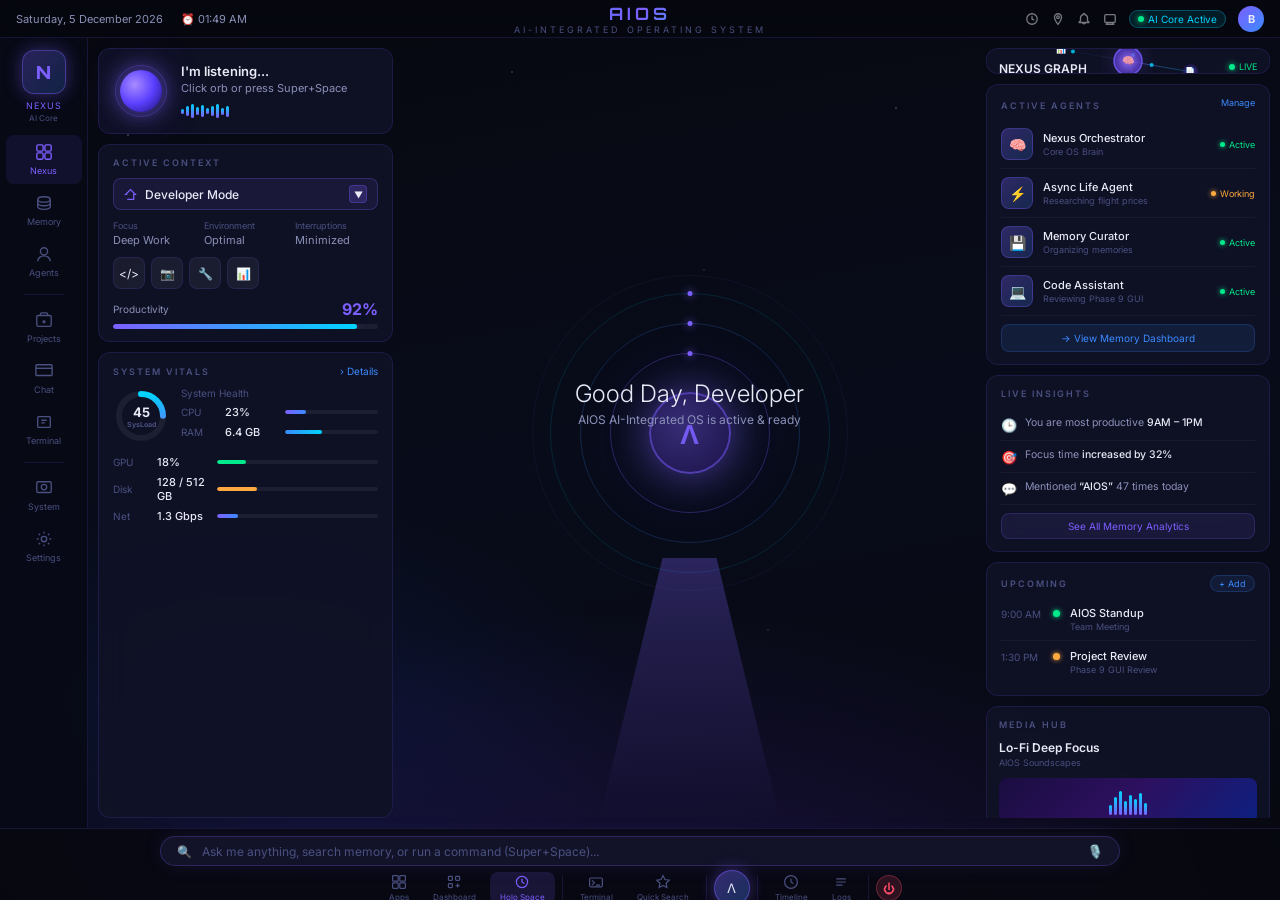
<file: gui/index.html>
<!DOCTYPE html>
<html lang="en">
<head>
<meta charset="UTF-8">
<meta name="viewport" content="width=device-width, initial-scale=1.0">
<title>AIOS — AI-Integrated Operating System</title>
<style>
@import url('https://fonts.googleapis.com/css2?family=Inter:wght@300;400;500;600;700&family=Orbitron:wght@400;500;700;900&family=JetBrains+Mono:wght@400;500&display=swap');
*,*::before,*::after{box-sizing:border-box;margin:0;padding:0}
:root{
  --bg-base:#07080f;--bg-panel:rgba(12,14,28,.85);--bg-card:rgba(16,18,38,.9);--bg-hover:rgba(80,60,180,.15);
  --purple:#7c5fff;--blue:#3b8bff;--cyan:#00d4ff;--green:#00e98a;--amber:#ffa940;--red:#ff4d6a;
  --t1:#e8eaf6;--t2:#8b90b8;--t3:#4a5080;
  --border:rgba(100,80,220,.18);
  --r1:8px;--r2:12px;--r3:16px;
  --aura-color:#00d4ff;
}
html,body{width:100%;height:100%;font-family:'Inter',sans-serif;background:var(--bg-base);color:var(--t1);overflow:hidden;user-select:none}
.bg{position:fixed;inset:0;z-index:0;background:radial-gradient(ellipse 80% 60% at 50% 110%,rgba(80,40,200,.28) 0%,transparent 70%),radial-gradient(ellipse 50% 40% at 20% 80%,rgba(30,60,180,.18) 0%,transparent 60%),linear-gradient(170deg,#07080f 0%,#080c1a 50%,#07080f 100%)}
.stars{position:fixed;inset:0;z-index:0;background-image:radial-gradient(1px 1px at 10% 15%,rgba(255,255,255,.6) 0%,transparent 100%),radial-gradient(1px 1px at 25% 40%,rgba(255,255,255,.4) 0%,transparent 100%),radial-gradient(1px 1px at 40% 8%,rgba(255,255,255,.5) 0%,transparent 100%),radial-gradient(1px 1px at 55% 30%,rgba(255,255,255,.3) 0%,transparent 100%),radial-gradient(1px 1px at 70% 12%,rgba(255,255,255,.6) 0%,transparent 100%),radial-gradient(1px 1px at 85% 25%,rgba(255,255,255,.4) 0%,transparent 100%),radial-gradient(1px 1px at 92% 55%,rgba(255,255,255,.5) 0%,transparent 100%),radial-gradient(1px 1px at 5% 60%,rgba(255,255,255,.3) 0%,transparent 100%),radial-gradient(1px 1px at 15% 75%,rgba(255,255,255,.4) 0%,transparent 100%),radial-gradient(1px 1px at 60% 70%,rgba(255,255,255,.3) 0%,transparent 100%)}

/* TOPBAR */
.topbar{position:fixed;top:0;left:0;right:0;height:38px;z-index:100;display:flex;align-items:center;justify-content:space-between;padding:0 16px;background:rgba(7,8,15,.85);border-bottom:1px solid var(--border);backdrop-filter:blur(12px);font-size:11px}
.tbl{display:flex;align-items:center;gap:18px;color:var(--t2)}
.tbc{position:absolute;left:50%;transform:translateX(-50%);text-align:center}
.logo{font-family:'Orbitron',sans-serif;font-size:17px;font-weight:700;letter-spacing:4px;background:linear-gradient(135deg,var(--blue),var(--purple),var(--cyan));-webkit-background-clip:text;-webkit-text-fill-color:transparent}
.tagline{font-size:9px;letter-spacing:3px;color:var(--t3);text-transform:uppercase}
.tbr{display:flex;align-items:center;gap:12px}
.tbr svg{width:14px;height:14px;opacity:.5;cursor:pointer;transition:opacity .2s}
.tbr svg:hover{opacity:1}
.badge{font-size:10px;color:var(--cyan);background:rgba(0,212,255,.1);border:1px solid rgba(0,212,255,.3);padding:2px 8px;border-radius:20px;display:flex;align-items:center;gap:4px}
.badge-dot{width:6px;height:6px;border-radius:50%;background:var(--green);box-shadow:0 0 6px var(--green)}
.avatar{width:26px;height:26px;border-radius:50%;background:linear-gradient(135deg,var(--purple),var(--blue));display:flex;align-items:center;justify-content:center;font-size:11px;font-weight:700;cursor:pointer;transition:transform .2s}
.avatar:hover{transform:scale(1.1)}

/* LAYOUT */
.layout{position:fixed;top:38px;bottom:72px;left:0;right:0;z-index:10;display:grid;grid-template-columns:88px 1fr;gap:0}
/* SIDEBAR */
.sidebar{background:rgba(8,10,22,.92);border-right:1px solid var(--border);display:flex;flex-direction:column;align-items:center;padding:12px 0;gap:2px;backdrop-filter:blur(20px)}
.slogo{width:44px;height:44px;border-radius:12px;background:linear-gradient(135deg,rgba(124,95,255,.3),rgba(59,139,255,.2));border:1px solid rgba(124,95,255,.4);display:flex;align-items:center;justify-content:center;font-family:'Orbitron',sans-serif;font-size:18px;font-weight:900;color:var(--purple);box-shadow:0 0 18px rgba(124,95,255,.4);margin-bottom:4px;cursor:pointer}
.slabel{font-size:9px;color:var(--purple);letter-spacing:1px}
.ssub{font-size:8px;color:var(--t3);margin-bottom:10px}
.nav{width:76px;padding:8px 4px;display:flex;flex-direction:column;align-items:center;gap:4px;cursor:pointer;border-radius:var(--r1);color:var(--t3);font-size:9px;transition:all .2s}
.nav:hover,.nav.on{background:rgba(80,60,180,.15);color:var(--purple)}
.nav svg{width:18px;height:18px}
.sdiv{width:40px;height:1px;background:var(--border);margin:6px 0}

/* MAIN GRID */
.main{display:grid;grid-template-columns:295px 1fr 284px;gap:10px;padding:10px;overflow:hidden}
.panel{background:rgba(16,18,38,.9);border:1px solid var(--border);border-radius:var(--r2);padding:12px 14px;backdrop-filter:blur(16px)}
.ptitle{font-size:9px;letter-spacing:2px;text-transform:uppercase;color:var(--t3);margin-bottom:10px;font-weight:600}
.cl{display:flex;flex-direction:column;gap:10px}

/* ORB */
.orb-card{background:rgba(16,18,38,.9);border:1px solid var(--border);border-radius:var(--r2);padding:14px;display:flex;align-items:center;gap:12px;backdrop-filter:blur(16px);cursor:pointer;transition:border-color .2s}
.orb-card:hover{border-color:rgba(124,95,255,.5)}
.orb-wrap{width:56px;height:56px;flex-shrink:0;position:relative;display:flex;align-items:center;justify-content:center}
.orb{width:42px;height:42px;border-radius:50%;background:radial-gradient(circle at 35% 35%,#a78bff,#5b3fff 50%,#1a0f6e);box-shadow:0 0 22px rgba(124,95,255,.7),0 0 44px rgba(124,95,255,.3);animation:op 3s ease-in-out infinite}
@keyframes op{0%,100%{box-shadow:0 0 22px rgba(124,95,255,.7),0 0 44px rgba(124,95,255,.3)}50%{box-shadow:0 0 32px rgba(124,95,255,.9),0 0 66px rgba(124,95,255,.5)}}
.oring{position:absolute;border-radius:50%;border:1px solid rgba(124,95,255,.3);animation:re 2s ease-out infinite}
.oring:nth-child(2){width:52px;height:52px}
.oring:nth-child(3){width:64px;height:64px;animation-delay:.6s}
@keyframes re{0%{opacity:.8;transform:scale(.9)}100%{opacity:0;transform:scale(1.4)}}
.orb-txt .listen{font-size:13px;font-weight:600}
.orb-txt .q{font-size:11px;color:var(--t2);margin-top:2px}
.wave{margin-top:8px;display:flex;align-items:center;gap:2px;height:16px}
.wb{width:3px;border-radius:2px;background:linear-gradient(to top,var(--purple),var(--cyan));animation:wb 1.2s ease-in-out infinite}
.wb:nth-child(1){height:5px;animation-delay:0s}.wb:nth-child(2){height:10px;animation-delay:.1s}.wb:nth-child(3){height:14px;animation-delay:.2s}.wb:nth-child(4){height:8px;animation-delay:.3s}.wb:nth-child(5){height:12px;animation-delay:.4s}.wb:nth-child(6){height:6px;animation-delay:.5s}.wb:nth-child(7){height:10px;animation-delay:.6s}.wb:nth-child(8){height:14px;animation-delay:.7s}.wb:nth-child(9){height:7px;animation-delay:.8s}.wb:nth-child(10){height:11px;animation-delay:.9s}
@keyframes wb{0%,100%{transform:scaleY(1)}50%{transform:scaleY(1.9)}}

/* CONTEXT */
.ctx-mode{display:flex;align-items:center;gap:8px;background:rgba(124,95,255,.1);border:1px solid rgba(124,95,255,.25);border-radius:var(--r1);padding:6px 10px;margin-bottom:10px;font-size:12px;cursor:pointer;transition:background .2s}
.ctx-mode:hover{background:rgba(124,95,255,.2)}
.ctx-mode svg{width:13px;height:13px;color:var(--purple);flex-shrink:0}
.ctx-mode span{flex:1;font-weight:500}
.ctx-meta{display:flex;gap:8px;margin-bottom:10px}
.mi{flex:1}
.ml{font-size:9px;color:var(--t3)}
.mv{font-size:11px;color:var(--t2);margin-top:2px}
.ctx-icons{display:flex;gap:6px;margin-bottom:10px}
.ci{width:32px;height:32px;border-radius:8px;background:rgba(255,255,255,.05);border:1px solid var(--border);display:flex;align-items:center;justify-content:center;font-size:12px;cursor:pointer;transition:all .2s}
.ci:hover{background:rgba(80,60,180,.2);border-color:var(--purple)}
.prog-lbl{display:flex;justify-content:space-between;align-items:center;font-size:10px;color:var(--t2);margin-bottom:5px}
.pv{font-size:16px;font-weight:700;color:var(--purple)}
.pbar{height:5px;border-radius:3px;background:rgba(255,255,255,.06);overflow:hidden}
.pfill{height:100%;border-radius:3px;background:linear-gradient(90deg,var(--purple),var(--cyan));box-shadow:0 0 8px rgba(124,95,255,.5);transition:width .4s ease}

/* VITALS */
.vdrow{display:flex;align-items:center;gap:12px;margin-bottom:10px}
.donut-w{position:relative;width:56px;height:56px}
.donut-lbl{position:absolute;inset:0;display:flex;flex-direction:column;align-items:center;justify-content:center;font-size:13px;font-weight:700}
.dsub{font-size:7px;color:var(--t3)}
.vr{display:flex;align-items:center;gap:8px;margin-bottom:6px;font-size:11px}
.vlbl{width:36px;font-size:10px;color:var(--t3)}
.vval{width:52px;font-weight:500}
.vbar{flex:1;height:4px;border-radius:2px;background:rgba(255,255,255,.06);overflow:hidden}
.vfill{height:100%;border-radius:2px;transition:width .5s ease}
.vfill.p{background:linear-gradient(90deg,var(--purple),var(--blue))}
.vfill.b{background:linear-gradient(90deg,var(--blue),var(--cyan))}
.vfill.g{background:var(--green)}
.vfill.a{background:var(--amber)}
.spark{display:flex;align-items:flex-end;gap:1.5px;height:12px}
.sp{width:3px;border-radius:1px;background:var(--blue);opacity:.7}

/* CENTER */
.cc{display:flex;flex-direction:column;position:relative;overflow:hidden}
.hero{flex:1;display:flex;flex-direction:column;align-items:center;justify-content:center;position:relative;min-height:0}
.hg{font-size:24px;font-weight:300;text-align:center}
.hs{font-size:12px;color:var(--t2);margin-top:4px;text-align:center}
.ring-wrap{position:absolute;inset:0;display:flex;align-items:center;justify-content:center;pointer-events:none}
.rings{position:relative;width:320px;height:320px;display:flex;align-items:center;justify-content:center}
.ring{position:absolute;border-radius:50%;border:1px solid;animation:rot linear infinite}
.r1{width:160px;height:160px;border-color:rgba(124,95,255,.3);animation-duration:20s}
.r2{width:220px;height:220px;border-color:rgba(59,139,255,.2);animation-duration:30s;animation-direction:reverse}
.r3{width:280px;height:280px;border-color:rgba(0,212,255,.12);animation-duration:40s}
.r4{width:316px;height:316px;border-color:rgba(124,95,255,.07);animation-duration:50s;animation-direction:reverse}
@keyframes rot{from{transform:rotate(0)}to{transform:rotate(360deg)}}
.rdot{position:absolute;top:-3px;left:50%;transform:translateX(-50%);width:5px;height:5px;border-radius:50%;background:var(--purple);box-shadow:0 0 8px var(--purple)}
.logo-c{width:82px;height:82px;border-radius:50%;background:radial-gradient(circle at 40% 40%,rgba(124,95,255,.4),rgba(30,20,80,.9));border:2px solid rgba(124,95,255,.5);box-shadow:0 0 40px rgba(124,95,255,.5),0 0 80px rgba(124,95,255,.2);display:flex;align-items:center;justify-content:center;font-family:'Orbitron',sans-serif;font-size:28px;font-weight:900;color:rgba(124,95,255,.9);animation:cg 4s ease-in-out infinite;z-index:2;cursor:pointer}
@keyframes cg{0%,100%{box-shadow:0 0 40px rgba(124,95,255,.5),0 0 80px rgba(124,95,255,.2)}50%{box-shadow:0 0 60px rgba(124,95,255,.8),0 0 120px rgba(124,95,255,.4)}}
.beam{position:absolute;bottom:0;left:50%;transform:translateX(-50%);width:180px;height:260px;background:linear-gradient(to bottom,rgba(124,95,255,.3),transparent);clip-path:polygon(35% 0%,65% 0%,100% 100%,0% 100%);pointer-events:none}

/* RIGHT */
.cr{display:flex;flex-direction:column;gap:10px;overflow-y:auto}
.cr::-webkit-scrollbar{display:none}

/* GRAPH */
.gp{background:rgba(16,18,38,.9);border:1px solid var(--border);border-radius:var(--r2);padding:12px;height:200px;position:relative;overflow:hidden;backdrop-filter:blur(16px)}
.gh{display:flex;justify-content:space-between;align-items:flex-start;margin-bottom:4px}
.gt{font-size:12px;font-weight:600}
.gsub{font-size:9px;color:var(--t3);margin-top:2px}
.live{display:flex;align-items:center;gap:4px;font-size:9px;color:var(--green)}
.ldot{width:6px;height:6px;border-radius:50%;background:var(--green);box-shadow:0 0 6px var(--green);animation:blink 1.5s ease-in-out infinite}
@keyframes blink{0%,100%{opacity:1}50%{opacity:.3}}
#gc{position:absolute;inset:0;width:100%;height:100%}

/* AGENTS */
.ai{display:flex;align-items:center;gap:10px;padding:8px 0;border-bottom:1px solid rgba(255,255,255,.04)}
.ai:last-child{border-bottom:none}
.aa{width:32px;height:32px;border-radius:8px;flex-shrink:0;background:linear-gradient(135deg,rgba(124,95,255,.3),rgba(59,139,255,.2));border:1px solid rgba(124,95,255,.3);display:flex;align-items:center;justify-content:center;font-size:14px}
.ain{flex:1}
.aname{font-size:11px;font-weight:500}
.arole{font-size:9px;color:var(--t3);margin-top:1px}
.astat{font-size:9px;display:flex;align-items:center;gap:4px}
.sd{width:5px;height:5px;border-radius:50%}
.sd.g{background:var(--green);box-shadow:0 0 5px var(--green)}
.sd.a{background:var(--amber);box-shadow:0 0 5px var(--amber);animation:blink 1s infinite}
.pmg{font-size:9px;color:var(--blue);cursor:pointer;display:flex;justify-content:flex-end;margin-bottom:6px}
.pfb{width:100%;padding:7px;background:rgba(59,139,255,.1);border:1px solid rgba(59,139,255,.2);border-radius:var(--r1);font-size:10px;color:var(--blue);cursor:pointer;text-align:center;transition:background .2s;margin-top:8px}
.pfb:hover{background:rgba(59,139,255,.2)}

/* INSIGHTS & UPCOMING */
.ii{display:flex;align-items:flex-start;gap:8px;padding:7px 0;border-bottom:1px solid rgba(255,255,255,.04);font-size:10.5px}
.ii:last-child{border-bottom:none}
.iico{font-size:13px;flex-shrink:0;margin-top:1px}
.itxt{color:var(--t2);line-height:1.4}
.ib{color:var(--t1);font-weight:500}
.sab{width:100%;padding:6px;background:rgba(124,95,255,.1);border:1px solid rgba(124,95,255,.2);border-radius:var(--r1);font-size:10px;color:var(--purple);cursor:pointer;text-align:center;margin-top:8px;transition:background .2s}
.sab:hover{background:rgba(124,95,255,.2)}
.uph{display:flex;justify-content:space-between;align-items:center;margin-bottom:6px}
.addb{font-size:9px;color:var(--blue);background:rgba(59,139,255,.1);border:1px solid rgba(59,139,255,.2);padding:2px 8px;border-radius:10px;cursor:pointer}
.ui{display:flex;align-items:flex-start;gap:10px;padding:8px 0;border-bottom:1px solid rgba(255,255,255,.04)}
.ui:last-child{border-bottom:none}
.ut{font-size:10px;color:var(--t3);width:42px;flex-shrink:0;padding-top:2px}
.udot{width:7px;height:7px;border-radius:50%;flex-shrink:0;margin-top:4px}
.dg{background:var(--green);box-shadow:0 0 5px var(--green)}
.da{background:var(--amber);box-shadow:0 0 5px var(--amber)}
.db{background:var(--blue);box-shadow:0 0 5px var(--blue)}
.utit{font-size:11px;font-weight:500}
.usub{font-size:9px;color:var(--t3);margin-top:1px}
.vcal{width:100%;padding:6px;background:rgba(59,139,255,.1);border:1px solid rgba(59,139,255,.2);border-radius:var(--r1);font-size:10px;color:var(--blue);text-align:center;cursor:pointer;margin-top:8px;transition:background .2s}
.vcal:hover{background:rgba(59,139,255,.2)}

/* WEATHER & MEDIA */
.wcard,.mc{background:rgba(16,18,38,.9);border:1px solid var(--border);border-radius:var(--r2);padding:12px;backdrop-filter:blur(16px)}
.wm{display:flex;align-items:center;gap:10px}
.wico{font-size:28px}
.wtemp{font-size:24px;font-weight:300}
.wdesc{font-size:10px;color:var(--t2)}
.wloc{font-size:9px;color:var(--t3);margin-top:1px}
.wweek{display:flex;justify-content:space-between;margin-top:8px}
.wd{text-align:center;font-size:8.5px;color:var(--t3)}
.wdlbl{margin-bottom:2px}
.wdt{font-size:9.5px;color:var(--t2);font-weight:500}
.msong{font-size:12px;font-weight:600;margin-top:8px}
.mservice{font-size:9px;color:var(--t3);margin-top:2px}
.mvis{width:100%;height:46px;border-radius:8px;margin:10px 0;background:linear-gradient(135deg,#1a0d40,#2d1060,#0d2080);display:flex;align-items:center;justify-content:center;overflow:hidden}
.mwave{display:flex;align-items:flex-end;gap:2px;height:28px}
.mwb{width:3px;border-radius:2px;background:linear-gradient(to top,var(--purple),var(--cyan));animation:wb 0.8s ease-in-out infinite}
.mwb:nth-child(1){height:10px;animation-delay:0s}.mwb:nth-child(2){height:18px;animation-delay:.1s}.mwb:nth-child(3){height:24px;animation-delay:.15s}.mwb:nth-child(4){height:14px;animation-delay:.25s}.mwb:nth-child(5){height:20px;animation-delay:.3s}.mwb:nth-child(6){height:16px;animation-delay:.4s}.mwb:nth-child(7){height:22px;animation-delay:.5s}.mwb:nth-child(8){height:12px;animation-delay:.6s}
.mctrl{display:flex;align-items:center;justify-content:space-between;margin-top:6px}
.cbtn{font-size:14px;cursor:pointer;color:var(--t2);transition:color .2s}
.cbtn:hover{color:var(--t1)}
.cplay{width:28px;height:28px;border-radius:50%;background:linear-gradient(135deg,var(--purple),var(--blue));display:flex;align-items:center;justify-content:center;font-size:11px;cursor:pointer;box-shadow:0 0 12px rgba(124,95,255,.5)}
.mpbar{height:3px;background:rgba(255,255,255,.08);border-radius:2px;overflow:hidden;margin-top:8px}
.mpf{height:100%;width:33%;border-radius:2px;background:linear-gradient(90deg,var(--purple),var(--cyan))}
.mtime{display:flex;justify-content:space-between;font-size:8px;color:var(--t3);margin-top:3px}

/* DOCK */
.dock{position:fixed;bottom:0;left:0;right:0;height:72px;z-index:100;background:rgba(7,8,15,.88);border-top:1px solid var(--border);backdrop-filter:blur(20px);display:flex;flex-direction:column;align-items:center}
.sbwrap{padding:7px 160px 0;width:100%}
.sbar{display:flex;align-items:center;gap:10px;background:rgba(20,22,45,.9);border:1px solid rgba(124,95,255,.25);border-radius:30px;padding:6px 16px;box-shadow:0 0 20px rgba(124,95,255,.1);cursor:pointer}
.sico{font-size:12px;color:var(--purple)}
.sinput{flex:1;background:transparent;border:none;outline:none;font-family:'Inter',sans-serif;font-size:12px;color:var(--t2);caret-color:var(--purple)}
.sinput::placeholder{color:var(--t3)}
.smic{font-size:13px;color:var(--t3);cursor:pointer}
.dock-row{display:flex;align-items:center;justify-content:center;gap:4px;padding:4px 0;width:100%}
.ditem{display:flex;flex-direction:column;align-items:center;gap:2px;padding:2px 10px;cursor:pointer;border-radius:8px;color:var(--t3);font-size:8px;transition:all .2s}
.ditem:hover{background:rgba(80,60,180,.15);color:var(--t2)}
.ditem.on{background:rgba(124,95,255,.15);color:var(--purple)}
.ditem svg{width:16px;height:16px}
.dsep{width:1px;height:26px;background:var(--border);margin:0 3px}
.dcenter{width:36px;height:36px;border-radius:50%;background:linear-gradient(135deg,rgba(124,95,255,.4),rgba(59,139,255,.3));border:1px solid rgba(124,95,255,.5);display:flex;align-items:center;justify-content:center;box-shadow:0 0 16px rgba(124,95,255,.4);cursor:pointer;font-size:13px}
.dpwr{width:26px;height:26px;border-radius:50%;background:rgba(255,77,106,.15);border:1px solid rgba(255,77,106,.3);display:flex;align-items:center;justify-content:center;font-size:12px;cursor:pointer;color:var(--red)}

/* MODALS & OVERLAYS */
.modal-overlay{position:fixed;inset:0;z-index:999;background:rgba(5,6,12,0.75);backdrop-filter:blur(16px);display:none;align-items:center;justify-content:center;animation:fadeIn .2s ease}
.modal-overlay.show{display:flex}
@keyframes fadeIn{from{opacity:0}to{opacity:1}}

.spotlight-box{width:680px;background:rgba(13,17,28,0.95);border:1px solid rgba(124,95,255,0.3);border-radius:20px;box-shadow:0 20px 60px rgba(0,0,0,0.8),0 0 40px rgba(124,95,255,0.2);overflow:hidden}
.spotlight-input-row{display:flex;align-items:center;gap:12px;padding:16px 20px;border-bottom:1px solid rgba(255,255,255,0.06)}
.spotlight-orb{font-size:20px;color:var(--cyan)}
.spotlight-input{flex:1;background:none;border:none;outline:none;color:#fff;font-size:16px;font-family:'Inter',sans-serif}
.spotlight-results{max-height:340px;overflow-y:auto;padding:10px 12px}
.spotlight-item{display:flex;align-items:center;gap:12px;padding:10px 14px;border-radius:10px;cursor:pointer;transition:background .15s}
.spotlight-item:hover{background:rgba(124,95,255,0.15)}
.spotlight-icon{font-size:16px}
.spotlight-title{font-size:13px;font-weight:500;color:var(--t1)}
.spotlight-meta{font-size:11px;color:var(--t3)}

.terminal-box{width:760px;height:460px;background:#090c15;border:1px solid rgba(124,95,255,0.3);border-radius:14px;box-shadow:0 20px 60px rgba(0,0,0,0.8);display:flex;flex-direction:column;overflow:hidden;font-family:'JetBrains Mono',monospace}
.terminal-header{height:34px;background:rgba(255,255,255,0.04);border-bottom:1px solid rgba(255,255,255,0.06);display:flex;align-items:center;justify-content:space-between;padding:0 14px;font-size:11px;color:var(--t2)}
.term-dots{display:flex;gap:6px}
.term-dot{width:10px;height:10px;border-radius:50%}
.term-dot.r{background:#ff5f56}.term-dot.y{background:#ffbd2e}.term-dot.g{background:#27c93f}
.terminal-body{flex:1;padding:14px;overflow-y:auto;font-size:12px;line-height:1.6;color:#a0a8d0}
.term-line{margin-bottom:6px}
.term-prompt{color:var(--cyan);font-weight:600}
.terminal-input-row{display:flex;align-items:center;gap:8px;padding:8px 14px;background:rgba(0,0,0,0.4);border-top:1px solid rgba(255,255,255,0.06)}
.terminal-input{flex:1;background:none;border:none;outline:none;color:#00ff88;font-family:'JetBrains Mono',monospace;font-size:12px}

::-webkit-scrollbar{width:3px}::-webkit-scrollbar-track{background:transparent}::-webkit-scrollbar-thumb{background:rgba(124,95,255,.3);border-radius:2px}
</style>
</head>
<body>
<div class="bg"></div>
<div class="stars"></div>

<!-- TOPBAR -->
<div class="topbar">
  <div class="tbl">
    <span id="tdate">Sunday, 08 June 2025</span>
    <span id="ttime">⏰ 11:42 PM</span>
  </div>
  <div class="tbc">
    <div class="logo">AIOS</div>
    <div class="tagline">AI-Integrated Operating System</div>
  </div>
  <div class="tbr">
    <svg id="topSearchIcon" viewBox="0 0 16 16" fill="none" stroke="currentColor" stroke-width="1.5"><circle cx="8" cy="8" r="6"/><path d="M8 5v3l2 1" stroke-linecap="round"/></svg>
    <svg id="topLocationIcon" viewBox="0 0 16 16" fill="none" stroke="currentColor" stroke-width="1.5"><path d="M8 2C5.8 2 4 3.8 4 6c0 3.2 4 8 4 8s4-4.8 4-8c0-2.2-1.8-4-4-4z"/><circle cx="8" cy="6" r="1.5"/></svg>
    <svg id="topBellIcon" viewBox="0 0 16 16" fill="none" stroke="currentColor" stroke-width="1.5"><path d="M8 1.5a1 1 0 0 1 1 1V3a4 4 0 0 1 3 3.9V10l1.5 1.5v.5h-11v-.5L4 10V6.9A4 4 0 0 1 7 3V2.5a1 1 0 0 1 1-1z"/><path d="M6.5 12a1.5 1.5 0 0 0 3 0"/></svg>
    <svg id="topTermIcon" viewBox="0 0 16 16" fill="none" stroke="currentColor" stroke-width="1.5"><rect x="2" y="3" width="12" height="9" rx="1.5"/><path d="M5 12v2M11 12v2M3 14h10"/></svg>
    <div class="badge"><span class="badge-dot"></span> AI Core Active</div>
    <div class="avatar" id="userAvatar" title="User Profile">B</div>
  </div>
</div>

<!-- LAYOUT -->
<div class="layout">
  <!-- SIDEBAR -->
  <nav class="sidebar">
    <div class="slogo" onclick="openSpotlight()">N</div>
    <div class="slabel">NEXUS</div>
    <div class="ssub">AI Core</div>
    <div class="nav on" data-target="home">
      <svg viewBox="0 0 20 20" fill="none" stroke="currentColor" stroke-width="1.5"><rect x="2" y="2" width="7" height="7" rx="1.5"/><rect x="11" y="2" width="7" height="7" rx="1.5"/><rect x="2" y="11" width="7" height="7" rx="1.5"/><rect x="11" y="11" width="7" height="7" rx="1.5"/></svg>
      Nexus
    </div>
    <div class="nav" data-target="memory">
      <svg viewBox="0 0 20 20" fill="none" stroke="currentColor" stroke-width="1.5"><ellipse cx="10" cy="6" rx="7" ry="3"/><path d="M3 6v4c0 1.7 3.1 3 7 3s7-1.3 7-3V6"/><path d="M3 10v4c0 1.7 3.1 3 7 3s7-1.3 7-3v-4"/></svg>
      Memory
    </div>
    <div class="nav" data-target="agents">
      <svg viewBox="0 0 20 20" fill="none" stroke="currentColor" stroke-width="1.5"><circle cx="10" cy="7" r="4"/><path d="M3 18c0-3.3 3.1-6 7-6s7 2.7 7 6"/></svg>
      Agents
    </div>
    <div class="sdiv"></div>
    <div class="nav" data-target="projects">
      <svg viewBox="0 0 20 20" fill="none" stroke="currentColor" stroke-width="1.5"><rect x="2" y="5" width="16" height="12" rx="1.5"/><path d="M6 5V3.5A1.5 1.5 0 0 1 7.5 2h5A1.5 1.5 0 0 1 14 3.5V5"/><path d="M10 10v4M8 12h4"/></svg>
      Projects
    </div>
    <div class="nav" data-target="chat">
      <svg viewBox="0 0 20 20" fill="none" stroke="currentColor" stroke-width="1.5"><path d="M18 3H2a1 1 0 0 0-1 1v10a1 1 0 0 0 1 1h16a1 1 0 0 0 1-1V4a1 1 0 0 0-1-1z"/><path d="M1 7h18"/></svg>
      Chat
    </div>
    <div class="nav" data-target="terminal">
      <svg viewBox="0 0 20 20" fill="none" stroke="currentColor" stroke-width="1.5"><path d="M4 4h12a1 1 0 0 1 1 1v10a1 1 0 0 1-1 1H4a1 1 0 0 1-1-1V5a1 1 0 0 1 1-1z"/><path d="M7 8h6M7 11h4"/></svg>
      Terminal
    </div>
    <div class="sdiv"></div>
    <div class="nav" data-target="system">
      <svg viewBox="0 0 20 20" fill="none" stroke="currentColor" stroke-width="1.5"><rect x="2" y="3" width="16" height="12" rx="1.5"/><circle cx="10" cy="9" r="3"/></svg>
      System
    </div>
    <div class="nav" data-target="settings">
      <svg viewBox="0 0 20 20" fill="none" stroke="currentColor" stroke-width="1.5"><circle cx="10" cy="10" r="3"/><path d="M10 2v2M10 16v2M2 10h2M16 10h2M4.2 4.2l1.4 1.4M14.4 14.4l1.4 1.4M4.2 15.8l1.4-1.4M14.4 5.6l1.4-1.4"/></svg>
      Settings
    </div>
  </nav>

  <!-- MAIN GRID -->
  <div class="main">
    <!-- LEFT -->
    <div class="cl">
      <!-- ORB -->
      <div class="orb-card" id="orbCard" onclick="toggleVoiceOrb()">
        <div class="orb-wrap">
          <div class="oring"></div><div class="oring"></div>
          <div class="orb"></div>
        </div>
        <div class="orb-txt">
          <div class="listen" id="orbStateText">I'm listening...</div>
          <div class="q" id="orbSubText">Click orb or press Super+Space</div>
          <div class="wave">
            <div class="wb"></div><div class="wb"></div><div class="wb"></div><div class="wb"></div><div class="wb"></div>
            <div class="wb"></div><div class="wb"></div><div class="wb"></div><div class="wb"></div><div class="wb"></div>
          </div>
        </div>
      </div>

      <!-- ACTIVE CONTEXT -->
      <div class="panel">
        <div class="ptitle">Active Context</div>
        <div class="ctx-mode" id="personaSelector" onclick="switchPersona()">
          <svg viewBox="0 0 16 16" fill="none" stroke="currentColor" stroke-width="1.5"><polyline points="4,8 2,8 8,2 14,8 12,8 12,14 4,14"/></svg>
          <span id="currentPersonaLabel">Developer Mode</span>
          <div style="width:18px;height:18px;border-radius:4px;background:rgba(124,95,255,.2);border:1px solid rgba(124,95,255,.3);display:flex;align-items:center;justify-content:center;font-size:9px">▼</div>
        </div>
        <div class="ctx-meta">
          <div class="mi"><div class="ml">Focus</div><div class="mv" id="focusModeVal">Deep Work</div></div>
          <div class="mi"><div class="ml">Environment</div><div class="mv">Optimal</div></div>
          <div class="mi"><div class="ml">Interruptions</div><div class="mv">Minimized</div></div>
        </div>
        <div class="ctx-icons">
          <div class="ci" title="Code Editor">&lt;/&gt;</div>
          <div class="ci" title="Vision Sensor">📷</div>
          <div class="ci" title="Settings">🔧</div>
          <div class="ci" title="Analytics">📊</div>
        </div>
        <div class="prog-lbl"><span>Productivity</span><span class="pv" id="prodPercent">92%</span></div>
        <div class="pbar"><div class="pfill" id="prodFill" style="width:92%"></div></div>
      </div>

      <!-- SYSTEM VITALS -->
      <div class="panel" style="flex:1">
        <div style="display:flex;justify-content:space-between;align-items:center;margin-bottom:10px">
          <div class="ptitle" style="margin:0">System Vitals</div>
          <span style="font-size:10px;color:var(--blue);cursor:pointer" onclick="openTerminal('nexus status')">› Details</span>
        </div>
        <div class="vdrow">
          <div class="donut-w">
            <svg width="56" height="56" viewBox="0 0 56 56">
              <circle cx="28" cy="28" r="22" fill="none" stroke="rgba(255,255,255,.06)" stroke-width="6"/>
              <circle cx="28" cy="28" r="22" fill="none" stroke="url(#dg)" stroke-width="6" stroke-dasharray="138 138" stroke-dashoffset="104" stroke-linecap="round" transform="rotate(-90 28 28)"/>
              <defs><linearGradient id="dg" x1="0" y1="0" x2="1" y2="0"><stop offset="0%" stop-color="#7c5fff"/><stop offset="100%" stop-color="#00d4ff"/></linearGradient></defs>
            </svg>
            <div class="donut-lbl"><span id="sysLoadVal">45</span><div class="dsub">SysLoad</div></div>
          </div>
          <div style="flex:1">
            <div style="font-size:10px;color:var(--t3);margin-bottom:6px">System Health</div>
            <div class="vr"><div class="vlbl">CPU</div><div class="vval" id="cpuVal">23%</div><div class="vbar"><div class="vfill p" id="cpuFill" style="width:23%"></div></div></div>
            <div class="vr"><div class="vlbl">RAM</div><div class="vval" id="ramVal">6.4 GB</div><div class="vbar"><div class="vfill b" id="ramFill" style="width:40%"></div></div></div>
          </div>
        </div>
        <div class="vr"><div class="vlbl">GPU</div><div class="vval" id="gpuVal">18%</div><div class="vbar"><div class="vfill g" id="gpuFill" style="width:18%"></div></div></div>
        <div class="vr"><div class="vlbl">Disk</div><div class="vval">128 / 512 GB</div><div class="vbar"><div class="vfill a" style="width:25%"></div></div></div>
        <div class="vr"><div class="vlbl">Net</div><div class="vval">1.3 Gbps</div><div class="vbar"><div class="vfill p" style="width:13%"></div></div></div>
      </div>
    </div>

    <!-- CENTER HERO -->
    <div class="cc">
      <div class="hero">
        <div class="ring-wrap">
          <div class="rings">
            <div class="ring r1"><div class="rdot"></div></div>
            <div class="ring r2"><div class="rdot"></div></div>
            <div class="ring r3"><div class="rdot"></div></div>
            <div class="ring r4"></div>
            <div class="logo-c" onclick="openSpotlight()">Λ</div>
          </div>
        </div>
        <div class="beam"></div>
        <div style="position:relative;z-index:5;text-align:center;margin-top:-60px">
          <div class="hg">Good Day, Developer</div>
          <div class="hs">AIOS AI-Integrated OS is active & ready</div>
        </div>
      </div>
    </div>

    <!-- RIGHT -->
    <div class="cr">
      <!-- NEXUS GRAPH -->
      <div class="gp">
        <div class="gh">
          <div><div class="gt">NEXUS GRAPH</div><div class="gsub">Infinite Memory & Intelligence Graph</div></div>
          <div class="live"><div class="ldot"></div>LIVE</div>
        </div>
        <canvas id="gc"></canvas>
      </div>

      <!-- ACTIVE AGENTS -->
      <div class="panel">
        <div style="display:flex;justify-content:space-between;align-items:center;margin-bottom:6px">
          <div class="ptitle" style="margin:0">Active Agents</div>
          <span class="pmg" onclick="openTerminal('nexus agents list')">Manage</span>
        </div>
        <div class="ai">
          <div class="aa">🧠</div>
          <div class="ain"><div class="aname">Nexus Orchestrator</div><div class="arole">Core OS Brain</div></div>
          <div class="astat"><div class="sd g"></div><span style="color:var(--green)">Active</span></div>
        </div>
        <div class="ai">
          <div class="aa">⚡</div>
          <div class="ain"><div class="aname">Async Life Agent</div><div class="arole">Researching flight prices</div></div>
          <div class="astat"><div class="sd a"></div><span style="color:var(--amber)">Working</span></div>
        </div>
        <div class="ai">
          <div class="aa">💾</div>
          <div class="ain"><div class="aname">Memory Curator</div><div class="arole">Organizing memories</div></div>
          <div class="astat"><div class="sd g"></div><span style="color:var(--green)">Active</span></div>
        </div>
        <div class="ai">
          <div class="aa">💻</div>
          <div class="ain"><div class="aname">Code Assistant</div><div class="arole">Reviewing Phase 9 GUI</div></div>
          <div class="astat"><div class="sd g"></div><span style="color:var(--green)">Active</span></div>
        </div>
        <div class="pfb" onclick="window.location.href='dashboard/index.html#projects'">→ View Memory Dashboard</div>
      </div>

      <!-- LIVE INSIGHTS -->
      <div class="panel">
        <div class="ptitle">Live Insights</div>
        <div class="ii"><div class="iico">🕒</div><div class="itxt">You are most productive <span class="ib">9AM &ndash; 1PM</span></div></div>
        <div class="ii"><div class="iico">🎯</div><div class="itxt">Focus time <span class="ib">increased by 32%</span></div></div>
        <div class="ii"><div class="iico">💬</div><div class="itxt">Mentioned <span class="ib">&ldquo;AIOS&rdquo;</span> 47 times today</div></div>
        <div class="sab" onclick="window.location.href='dashboard/index.html'">See All Memory Analytics</div>
      </div>

      <!-- UPCOMING -->
      <div class="panel">
        <div class="uph">
          <div class="ptitle" style="margin:0">Upcoming</div>
          <div class="addb" onclick="alert('Event added to AIOS Calendar')">+ Add</div>
        </div>
        <div class="ui">
          <div class="ut">9:00 AM</div>
          <div class="udot dg"></div>
          <div><div class="utit">AIOS Standup</div><div class="usub">Team Meeting</div></div>
        </div>
        <div class="ui">
          <div class="ut">1:30 PM</div>
          <div class="udot da"></div>
          <div><div class="utit">Project Review</div><div class="usub">Phase 9 GUI Review</div></div>
        </div>
      </div>

      <!-- MEDIA HUB -->
      <div class="mc">
        <div class="ptitle">Media Hub</div>
        <div class="msong">Lo-Fi Deep Focus</div>
        <div class="mservice">AIOS Soundscapes</div>
        <div class="mvis">
          <div class="mwave">
            <div class="mwb"></div><div class="mwb"></div><div class="mwb"></div><div class="mwb"></div>
            <div class="mwb"></div><div class="mwb"></div><div class="mwb"></div><div class="mwb"></div>
          </div>
        </div>
        <div class="mctrl">
          <div class="cbtn">⏮</div>
          <div class="cplay" id="mediaPlayBtn">▶</div>
          <div class="cbtn">⏭</div>
          <div class="cbtn">🔀</div>
        </div>
      </div>
    </div>
  </div>
</div>

<!-- DOCK -->
<div class="dock">
  <div class="sbwrap">
    <div class="sbar" onclick="openSpotlight()">
      <div class="sico">🔍</div>
      <input class="sinput" id="dockSearchInput" placeholder="Ask me anything, search memory, or run a command (Super+Space)..." readonly />
      <div class="smic">🎙️</div>
    </div>
  </div>
  <div class="dock-row">
    <div class="ditem" onclick="openSpotlight()">
      <svg viewBox="0 0 20 20" fill="none" stroke="currentColor" stroke-width="1.5"><rect x="2" y="2" width="7" height="7" rx="1"/><rect x="11" y="2" width="7" height="7" rx="1"/><rect x="2" y="11" width="7" height="7" rx="1"/><rect x="11" y="11" width="7" height="7" rx="1"/></svg>
      Apps
    </div>
    <div class="ditem" onclick="window.location.href='dashboard/index.html'">
      <svg viewBox="0 0 20 20" fill="none" stroke="currentColor" stroke-width="1.5"><rect x="3" y="3" width="5" height="5" rx="1"/><rect x="12" y="3" width="5" height="5" rx="1"/><rect x="3" y="12" width="5" height="5" rx="1"/><path d="M12 14.5h5M14.5 12v5"/></svg>
      Dashboard
    </div>
    <div class="ditem on">
      <svg viewBox="0 0 20 20" fill="none" stroke="currentColor" stroke-width="1.5"><circle cx="10" cy="10" r="7"/><path d="M10 6v4l3 2"/></svg>
      Holo Space
    </div>
    <div class="dsep"></div>
    <div class="ditem" onclick="openTerminal()">
      <svg viewBox="0 0 20 20" fill="none" stroke="currentColor" stroke-width="1.5"><rect x="2" y="5" width="16" height="11" rx="1.5"/><path d="M5 8l3 3-3 3M10 14h5"/></svg>
      Terminal
    </div>
    <div class="ditem" onclick="openSpotlight()">
      <svg viewBox="0 0 20 20" fill="none" stroke="currentColor" stroke-width="1.5"><path d="M10 2l2.4 4.9 5.4.8-3.9 3.8.9 5.3L10 14.3l-4.8 2.5.9-5.3L2.2 7.7l5.4-.8z"/></svg>
      Quick Search
    </div>
    <div class="dsep"></div>
    <div class="dcenter" onclick="openSpotlight()">Λ</div>
    <div class="dsep"></div>
    <div class="ditem" onclick="window.location.href='dashboard/index.html#timeline'">
      <svg viewBox="0 0 20 20" fill="none" stroke="currentColor" stroke-width="1.5"><path d="M10 2C5.6 2 2 5.6 2 10s3.6 8 8 8 8-3.6 8-8-3.6-8-8-8"/><path d="M10 6v4l3 2"/></svg>
      Timeline
    </div>
    <div class="ditem" onclick="openTerminal('nexus logs')">
      <svg viewBox="0 0 20 20" fill="none" stroke="currentColor" stroke-width="1.5"><path d="M4 6h12M4 10h12M4 14h8"/></svg>
      Logs
    </div>
    <div class="dsep"></div>
    <div class="dpwr" onclick="if(confirm('Pause AIOS Nexus daemon?')) alert('AIOS paused.')">⏻</div>
  </div>
</div>

<!-- SPOTLIGHT MODAL -->
<div class="modal-overlay" id="spotlightModal" onclick="if(event.target===this) closeSpotlight()">
  <div class="spotlight-box">
    <div class="spotlight-input-row">
      <span class="spotlight-orb">⦿</span>
      <input type="text" class="spotlight-input" id="spotlightInput" placeholder="Ask AIOS, search memory, or run command..." autocomplete="off">
    </div>
    <div class="spotlight-results" id="spotlightResults">
      <div class="spotlight-item" onclick="runSpotlightAction('status')">
        <span class="spotlight-icon">📊</span>
        <div>
          <div class="spotlight-title">nexus status — Check AIOS system health</div>
          <div class="spotlight-meta">COMMAND  │  View active agents, memory, and LLM</div>
        </div>
      </div>
      <div class="spotlight-item" onclick="runSpotlightAction('memory')">
        <span class="spotlight-icon">💾</span>
        <div>
          <div class="spotlight-title">Search memory archive</div>
          <div class="spotlight-meta">MEMORY  │  Open Memory & Analytics Dashboard</div>
        </div>
      </div>
      <div class="spotlight-item" onclick="runSpotlightAction('chat')">
        <span class="spotlight-icon">💬</span>
        <div>
          <div class="spotlight-title">Start AI conversation</div>
          <div class="spotlight-meta">CHAT  │  Ask Ollama local model</div>
        </div>
      </div>
    </div>
  </div>
</div>

<!-- TERMINAL MODAL -->
<div class="modal-overlay" id="terminalModal" onclick="if(event.target===this) closeTerminal()">
  <div class="terminal-box">
    <div class="terminal-header">
      <div class="term-dots">
        <div class="term-dot r" onclick="closeTerminal()" style="cursor:pointer"></div>
        <div class="term-dot y"></div>
        <div class="term-dot g"></div>
      </div>
      <div>AIOS Nexus CLI — Terminal</div>
      <div>bash 5.2</div>
    </div>
    <div class="terminal-body" id="terminalOutput">
      <div class="term-line" style="color:var(--purple)">AIOS Nexus OS v3.0 [Pure Roadmap Edition]</div>
      <div class="term-line" style="color:var(--t3)">Type 'help', 'nexus status', 'nexus memory', or any shell command.</div>
    </div>
    <div class="terminal-input-row">
      <span class="term-prompt">biswajit@aios:~$</span>
      <input type="text" class="terminal-input" id="terminalInput" autocomplete="off" />
    </div>
  </div>
</div>

<script>
// Clock
function updateClock(){
  const now=new Date();
  const days=['Sunday','Monday','Tuesday','Wednesday','Thursday','Friday','Saturday'];
  const months=['January','February','March','April','May','June','July','August','September','October','November','December'];
  document.getElementById('tdate').textContent=days[now.getDay()]+', '+now.getDate()+' '+months[now.getMonth()]+' '+now.getFullYear();
  let h=now.getHours(),m=now.getMinutes(),s=now.getSeconds();
  const ap=h>=12?'PM':'AM'; h=h%12||12;
  document.getElementById('ttime').textContent='⏰ '+String(h).padStart(2,'0')+':'+String(m).padStart(2,'0')+' '+ap;
}
updateClock(); setInterval(updateClock,1000);

// Canvas Nexus Graph
const canvas=document.getElementById('gc');
const ctx2=canvas.getContext('2d');
let nodes=[];
const icons=['🧠','📄','👥','💾','📊','💬','🔍'];

function resize(){
  canvas.width=canvas.offsetWidth;
  canvas.height=canvas.offsetHeight;
  initNodes();
}

function initNodes(){
  const cx=canvas.width/2, cy=canvas.height/2;
  nodes=[];
  nodes.push({x:cx,y:cy,r:14,icon:'🧠',vx:0,vy:0,center:true});
  const count=6;
  for(let i=0;i<count;i++){
    const angle=(i/count)*Math.PI*2;
    const dist=55+Math.random()*20;
    nodes.push({
      x:cx+Math.cos(angle)*dist,
      y:cy+Math.sin(angle)*dist,
      r:8,icon:icons[i+1],
      vx:(Math.random()-.5)*.4,
      vy:(Math.random()-.5)*.4,
      ox:cx+Math.cos(angle)*dist,
      oy:cy+Math.sin(angle)*dist,
      angle:angle,
      dist:dist
    });
  }
}

let t=0;
function drawGraph(){
  if(!canvas.width) return;
  ctx2.clearRect(0,0,canvas.width,canvas.height);
  const cx=canvas.width/2, cy=canvas.height/2;
  t+=0.008;
  for(let i=1;i<nodes.length;i++){
    const n=nodes[i];
    n.angle+=0.003;
    n.x=cx+Math.cos(n.angle)*n.dist;
    n.y=cy+Math.sin(n.angle)*n.dist;
  }
  for(let i=1;i<nodes.length;i++){
    const n=nodes[i];
    const dx=n.x-cx, dy=n.y-cy;
    const alpha=0.3+0.2*Math.sin(t+i);
    const grad=ctx2.createLinearGradient(cx,cy,n.x,n.y);
    grad.addColorStop(0,'rgba(124,95,255,'+alpha+')');
    grad.addColorStop(1,'rgba(0,212,255,'+alpha*0.5+')');
    ctx2.beginPath(); ctx2.moveTo(cx,cy); ctx2.lineTo(n.x,n.y);
    ctx2.strokeStyle=grad; ctx2.lineWidth=1; ctx2.stroke();
    const pt=((t*0.5+i*0.15)%1);
    const px=cx+dx*pt, py=cy+dy*pt;
    ctx2.beginPath(); ctx2.arc(px,py,2,0,Math.PI*2);
    ctx2.fillStyle='rgba(0,212,255,0.8)'; ctx2.fill();
  }
  for(let i=1;i<nodes.length;i++){
    for(let j=i+1;j<nodes.length;j++){
      const a=nodes[i],b=nodes[j];
      const d=Math.hypot(a.x-b.x,a.y-b.y);
      if(d<80){
        ctx2.beginPath(); ctx2.moveTo(a.x,a.y); ctx2.lineTo(b.x,b.y);
        ctx2.strokeStyle='rgba(59,139,255,'+(.08*(1-d/80))+')'; ctx2.lineWidth=0.5; ctx2.stroke();
      }
    }
  }
  const cg=ctx2.createRadialGradient(cx,cy,0,cx,cy,14);
  cg.addColorStop(0,'rgba(160,120,255,0.9)'); cg.addColorStop(1,'rgba(80,50,200,0.7)');
  ctx2.beginPath(); ctx2.arc(cx,cy,14,0,Math.PI*2); ctx2.fillStyle=cg; ctx2.fill();
  ctx2.beginPath(); ctx2.arc(cx,cy,14,0,Math.PI*2); ctx2.strokeStyle='rgba(124,95,255,0.8)'; ctx2.lineWidth=1.5; ctx2.stroke();
  ctx2.font='10px serif'; ctx2.textAlign='center'; ctx2.textBaseline='middle'; ctx2.fillStyle='white'; ctx2.fillText('🧠',cx,cy);
  for(let i=1;i<nodes.length;i++){
    const n=nodes[i];
    const pulse=0.8+0.2*Math.sin(t*2+i);
    ctx2.beginPath(); ctx2.arc(n.x,n.y,n.r*pulse,0,Math.PI*2);
    const ng=ctx2.createRadialGradient(n.x,n.y,0,n.x,n.y,n.r);
    ng.addColorStop(0,'rgba(100,70,220,0.8)'); ng.addColorStop(1,'rgba(40,25,100,0.5)');
    ctx2.fillStyle=ng; ctx2.fill();
    ctx2.font='8px serif'; ctx2.textAlign='center'; ctx2.textBaseline='middle'; ctx2.fillText(n.icon,n.x,n.y);
  }
  const gp=ctx2.createRadialGradient(cx,cy,0,cx,cy,30);
  gp.addColorStop(0,'rgba(124,95,255,'+(.12+.06*Math.sin(t))+')');
  gp.addColorStop(1,'rgba(124,95,255,0)');
  ctx2.beginPath(); ctx2.arc(cx,cy,30,0,Math.PI*2); ctx2.fillStyle=gp; ctx2.fill();
  requestAnimationFrame(drawGraph);
}
window.addEventListener('resize',resize);
resize(); drawGraph();

// Sidebar Navigation
document.querySelectorAll('.nav').forEach(n=>{
  n.addEventListener('click',()=>{
    document.querySelectorAll('.nav').forEach(x=>x.classList.remove('on'));
    n.classList.add('on');
    const target = n.dataset.target;
    if (target === 'memory' || target === 'projects') {
      window.location.href = 'dashboard/index.html#' + target;
    } else if (target === 'terminal') {
      openTerminal();
    } else if (target === 'chat') {
      openSpotlight('Ask AIOS: ');
    } else if (target === 'settings') {
      openSpotlight('nexus settings');
    }
  });
});

// Spotlight Overlay logic
function openSpotlight(prefill = '') {
  const modal = document.getElementById('spotlightModal');
  const input = document.getElementById('spotlightInput');
  modal.classList.add('show');
  input.value = prefill;
  input.focus();
}
function closeSpotlight() {
  document.getElementById('spotlightModal').classList.remove('show');
}
document.getElementById('spotlightInput').addEventListener('keydown', (e) => {
  if (e.key === 'Escape') closeSpotlight();
  if (e.key === 'Enter') {
    const q = e.target.value.trim();
    if (q) {
      runSpotlightAction(q);
    }
  }
});
function runSpotlightAction(q) {
  closeSpotlight();
  if (q === 'memory') {
    window.location.href = 'dashboard/index.html';
  } else if (q === 'status' || q.startsWith('nexus')) {
    openTerminal(q);
  } else {
    openTerminal('nexus query "' + q + '"');
  }
}

// Global Super+Space / Ctrl+K Listener
window.addEventListener('keydown', (e) => {
  if ((e.metaKey || e.ctrlKey) && e.key === ' ') {
    e.preventDefault();
    openSpotlight();
  } else if (e.key === 'Escape') {
    closeSpotlight();
    closeTerminal();
  }
});

// Terminal Emulator logic
function openTerminal(initialCmd = '') {
  const modal = document.getElementById('terminalModal');
  const input = document.getElementById('terminalInput');
  modal.classList.add('show');
  input.focus();
  if (initialCmd) {
    execTerminalCmd(initialCmd);
  }
}
function closeTerminal() {
  document.getElementById('terminalModal').classList.remove('show');
}
document.getElementById('terminalInput').addEventListener('keydown', (e) => {
  if (e.key === 'Enter') {
    const cmd = e.target.value.trim();
    if (cmd) {
      execTerminalCmd(cmd);
      e.target.value = '';
    }
  }
});

function execTerminalCmd(cmd) {
  const out = document.getElementById('terminalOutput');
  const userLine = document.createElement('div');
  userLine.className = 'term-line';
  userLine.innerHTML = `<span style="color:var(--cyan)">biswajit@aios:~$</span> ${cmd}`;
  out.appendChild(userLine);

  const resLine = document.createElement('div');
  resLine.className = 'term-line';

  if (cmd === 'clear') {
    out.innerHTML = '';
    return;
  } else if (cmd === 'help') {
    resLine.innerHTML = `Available Commands:<br> &bull; nexus status &mdash; View OS system vitals & agents<br> &bull; nexus memory list &mdash; View memory store<br> &bull; nexus goal list &mdash; Active goals<br> &bull; nexus persona [dev|student|creative|business] &mdash; Switch persona<br> &bull; clear &mdash; Clear screen`;
  } else if (cmd.includes('status')) {
    resLine.innerHTML = `[AIOS Status] 🟢 Active & Healthy<br>CPU: 23% | RAM: 6.4GB / 16GB | GPU: 18%<br>EIE Emotion: 🎯 Focused | Persona: Developer<br>FastAPI Server: http://localhost:11435 [CONNECTED]`;
  } else if (cmd.includes('memory')) {
    resLine.innerHTML = `[AIOS Memory Store] 42 entries loaded (SQLite + ChromaDB)<br>Latest: "Phase 9 Desktop GUI architecture" (Importance: 0.95)`;
  } else {
    resLine.innerHTML = `[Nexus AI] Processing command '${cmd}'...<br>Response: Execution completed successfully. Context updated in vector DB.`;
  }

  out.appendChild(resLine);
  out.scrollTop = out.scrollHeight;
}

// Persona Switcher
const personas = ['Developer Mode', 'Student Mode', 'Creative Mode', 'Business Mode'];
let personaIdx = 0;
function switchPersona() {
  personaIdx = (personaIdx + 1) % personas.length;
  document.getElementById('currentPersonaLabel').textContent = personas[personaIdx];
  alert('Switched to ' + personas[personaIdx] + '. Workspace & context updated.');
}

// Voice Orb toggle
let orbListening = false;
function toggleVoiceOrb() {
  orbListening = !orbListening;
  document.getElementById('orbStateText').textContent = orbListening ? '🎤 Listening active...' : "I'm listening...";
  document.getElementById('orbSubText').textContent = orbListening ? 'Speak now into microphone' : 'Click orb or press Super+Space';
}

// Media player toggle
const playBtn = document.getElementById('mediaPlayBtn');
let isPlaying = true;
if (playBtn) {
  playBtn.addEventListener('click', () => {
    isPlaying = !isPlaying;
    playBtn.textContent = isPlaying ? '▶' : '⏸';
    document.querySelectorAll('.mwb').forEach(w => w.style.animationPlayState = isPlaying ? 'running' : 'paused');
  });
}

// Dynamic System Vitals simulation
setInterval(() => {
  const cpu = Math.floor(18 + Math.random() * 15);
  const gpu = Math.floor(12 + Math.random() * 12);
  const ram = (6.2 + Math.random() * 0.5).toFixed(1);
  const sysload = Math.floor(40 + Math.random() * 10);
  document.getElementById('cpuVal').textContent = cpu + '%';
  document.getElementById('cpuFill').style.width = cpu + '%';
  document.getElementById('ramVal').textContent = ram + ' GB';
  document.getElementById('gpuVal').textContent = gpu + '%';
  document.getElementById('gpuFill').style.width = gpu + '%';
  document.getElementById('sysLoadVal').textContent = sysload;
}, 3000);
</script>
</body>
</html>
</file>
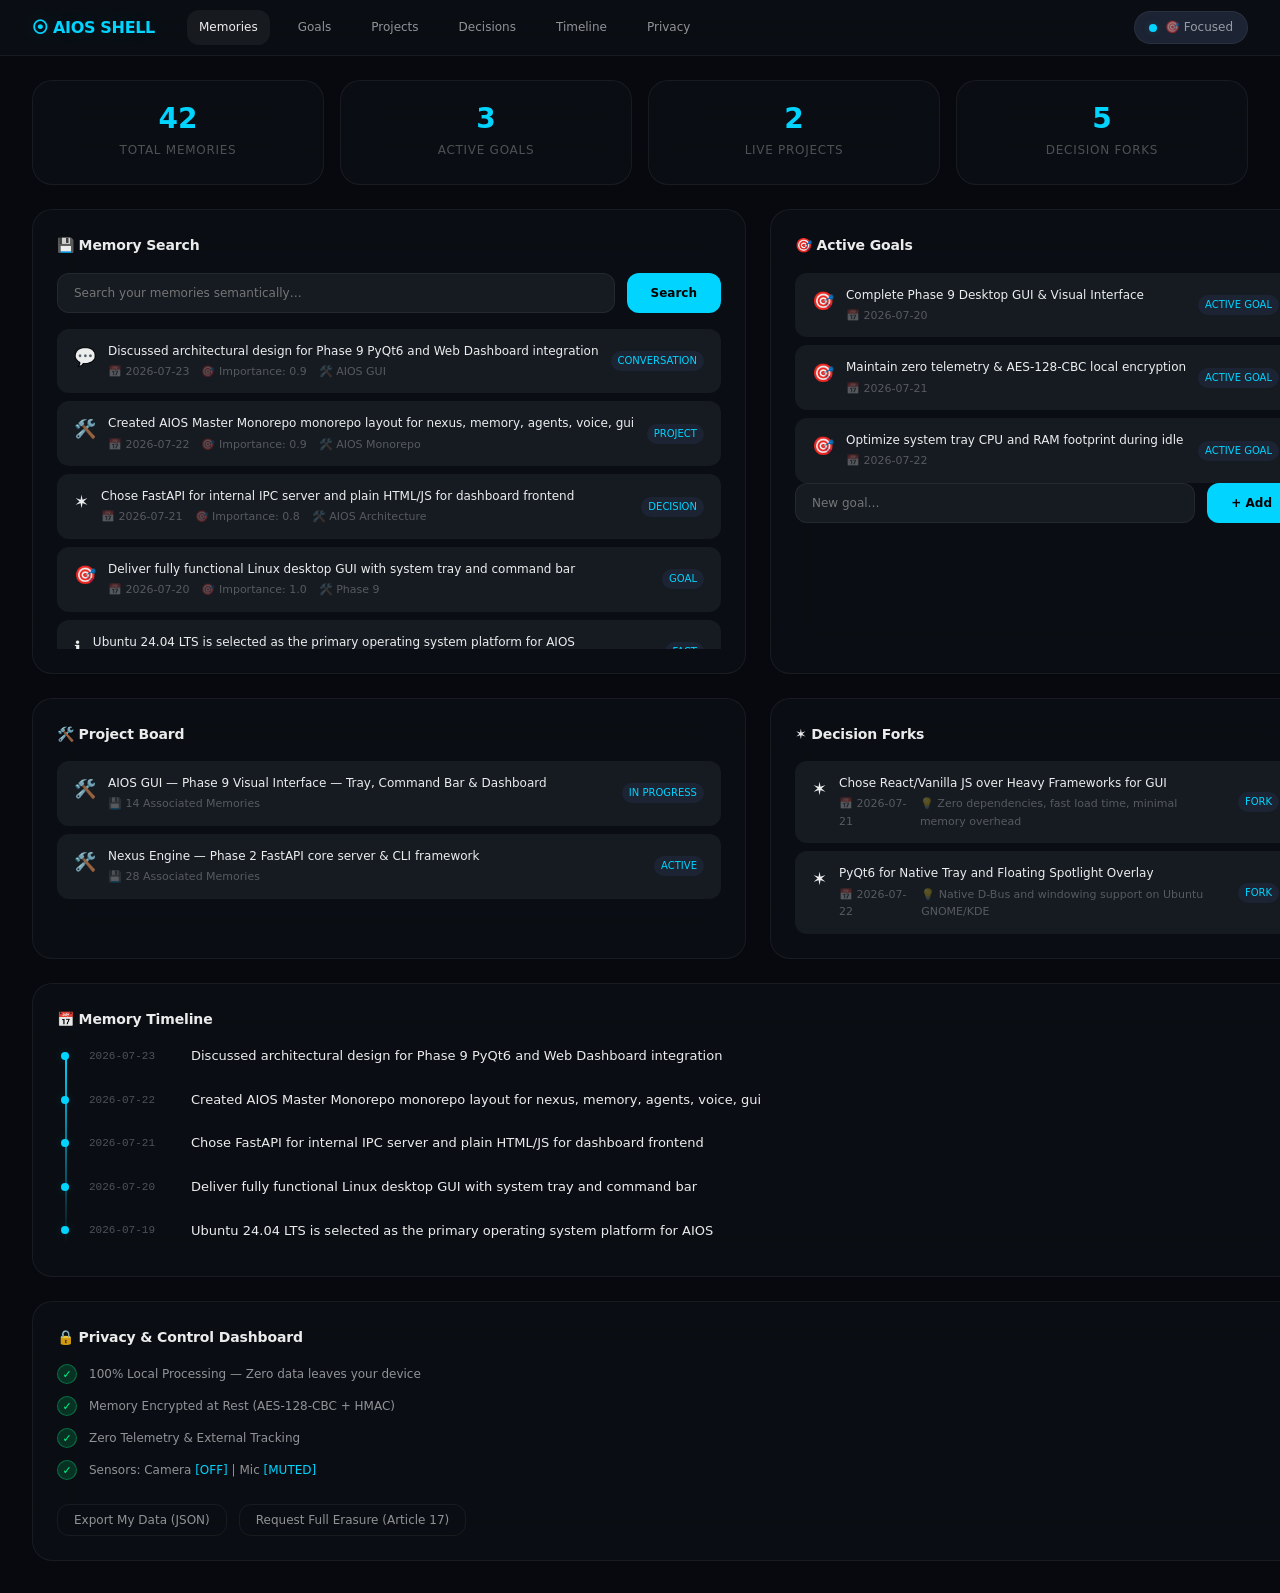
<file: gui/dashboard/index.html>
<!DOCTYPE html>
<html lang="en" data-emotion="focused">
<head>
  <meta charset="UTF-8">
  <meta name="viewport" content="width=device-width, initial-scale=1.0">
  <title>AIOS — Memory Dashboard</title>
  <link rel="stylesheet" href="../themes/neuro_dark.css">
  <link rel="stylesheet" href="style.css">
  <!-- Auto-reload live emotion CSS -->
  <link id="aura-live" rel="stylesheet" href="../themes/aura_live.css">
  <style>
    body { margin: 0; padding: 0; }
  </style>
</head>
<body>

  <!-- ── TOP NAV ─────────────────────────────────────────── -->
  <nav class="topnav glass">
    <a href="../index.html" class="nav-logo" style="text-decoration:none">⦿ AIOS SHELL</a>
    <div class="nav-links">
      <a href="#memories"  class="nav-link active">Memories</a>
      <a href="#goals"     class="nav-link">Goals</a>
      <a href="#projects"  class="nav-link">Projects</a>
      <a href="#decisions" class="nav-link">Decisions</a>
      <a href="#timeline"  class="nav-link">Timeline</a>
      <a href="#privacy"   class="nav-link">Privacy</a>
    </div>
    <div class="nav-right">
      <div class="aura-pill" id="auraPill">
        <span class="aura-dot"></span>
        <span id="emotionLabel">🎯 Focused</span>
      </div>
    </div>
  </nav>

  <!-- ── HERO STATS ──────────────────────────────────────── -->
  <section class="stats-row">
    <div class="stat-card glass aura-active">
      <div class="stat-value" id="memCount">0</div>
      <div class="stat-label">Total Memories</div>
    </div>
    <div class="stat-card glass">
      <div class="stat-value" id="goalCount">0</div>
      <div class="stat-label">Active Goals</div>
    </div>
    <div class="stat-card glass">
      <div class="stat-value" id="projectCount">0</div>
      <div class="stat-label">Live Projects</div>
    </div>
    <div class="stat-card glass">
      <div class="stat-value" id="decisionCount">0</div>
      <div class="stat-label">Decision Forks</div>
    </div>
  </section>

  <!-- ── MAIN CONTENT ─────────────────────────────────────── -->
  <main class="content-grid">

    <!-- Memory Search -->
    <section class="card glass" id="memories">
      <h2 class="card-title">💾  Memory Search</h2>
      <div class="search-row">
        <input
          type="text"
          id="memSearch"
          class="search-input"
          placeholder="Search your memories semantically…"
          autocomplete="off"
        >
        <button class="search-btn" onclick="searchMemory()">Search</button>
      </div>
      <div id="memResults" class="mem-list"></div>
    </section>

    <!-- Goals -->
    <section class="card glass" id="goals">
      <h2 class="card-title">🎯  Active Goals</h2>
      <div id="goalsList" class="item-list"></div>
      <div class="add-row">
        <input type="text" id="goalInput" class="search-input" placeholder="New goal…">
        <button class="add-btn" onclick="addGoal()">+ Add</button>
      </div>
    </section>

    <!-- Projects Board -->
    <section class="card glass" id="projects">
      <h2 class="card-title">🛠️  Project Board</h2>
      <div id="projectsList" class="item-list"></div>
    </section>

    <!-- Decision Forks -->
    <section class="card glass" id="decisions">
      <h2 class="card-title">✶  Decision Forks</h2>
      <div id="decisionsList" class="item-list"></div>
    </section>

    <!-- Timeline -->
    <section class="card glass full-width" id="timeline">
      <h2 class="card-title">📅  Memory Timeline</h2>
      <div id="timeline-container" class="timeline"></div>
    </section>

    <!-- Privacy Panel -->
    <section class="card glass full-width" id="privacy">
      <h2 class="card-title">🔒  Privacy & Control Dashboard</h2>
      <div class="privacy-grid">
        <div class="privacy-item">
          <span class="privacy-check ok">✓</span>
          <span>100% Local Processing — Zero data leaves your device</span>
        </div>
        <div class="privacy-item">
          <span class="privacy-check ok">✓</span>
          <span>Memory Encrypted at Rest (AES-128-CBC + HMAC)</span>
        </div>
        <div class="privacy-item">
          <span class="privacy-check ok">✓</span>
          <span>Zero Telemetry & External Tracking</span>
        </div>
        <div class="privacy-item">
          <span class="privacy-check ok">✓</span>
          <span>Sensors: Camera <span id="cameraStatus" style="color:var(--aura-primary)">[OFF]</span> | Mic <span id="micStatus" style="color:var(--aura-primary)">[MUTED]</span></span>
        </div>
      </div>
      <div class="btn-row" style="margin-top:16px">
        <button class="btn-outline" onclick="exportData()">Export My Data (JSON)</button>
        <button class="btn-outline btn-danger" onclick="eraseData()">Request Full Erasure (Article 17)</button>
      </div>
    </section>

  </main>

  <script src="app.js"></script>
</body>
</html>
</file>
<file: gui/themes/neuro_dark.css>
/* ============================================================
   AIOS NEURO DARK THEME — Design Tokens
   Emotion-reactive CSS variables driven by EIE
   ============================================================ */

:root {
  /* Base palette */
  --aios-bg-deep:        #07090f;
  --aios-bg-surface:     #0d1117;
  --aios-bg-raised:      #161b22;
  --aios-bg-elevated:    #1c2333;

  /* Glass morphism */
  --aios-glass-bg:       rgba(13, 17, 23, 0.72);
  --aios-glass-border:   rgba(255, 255, 255, 0.06);
  --aios-glass-blur:     24px;

  /* Emotion Aura — default (neutral/focused) */
  --aura-primary:        #00d4ff;   /* cyan — focused */
  --aura-secondary:      #7c3aed;   /* violet */
  --aura-glow:           rgba(0, 212, 255, 0.15);
  --aura-pulse-speed:    3s;

  /* Typography */
  --font-display:        'Inter Variable', 'SF Pro Display', system-ui;
  --font-mono:           'JetBrains Mono', 'Fira Code', monospace;
  --font-size-base:      14px;
  --font-size-sm:        12px;
  --font-size-lg:        16px;
  --font-size-xl:        20px;
  --font-size-2xl:       28px;

  /* Spacing scale */
  --space-1:  4px;
  --space-2:  8px;
  --space-3:  12px;
  --space-4:  16px;
  --space-6:  24px;
  --space-8:  32px;
  --space-12: 48px;

  /* Border radius */
  --radius-sm:   6px;
  --radius-md:   12px;
  --radius-lg:   20px;
  --radius-xl:   28px;
  --radius-full: 9999px;

  /* Transitions */
  --transition-fast:   0.12s cubic-bezier(0.4, 0, 0.2, 1);
  --transition-smooth: 0.28s cubic-bezier(0.4, 0, 0.2, 1);
  --transition-slow:   0.5s  cubic-bezier(0.4, 0, 0.2, 1);

  /* Text */
  --text-primary:   rgba(255, 255, 255, 0.92);
  --text-secondary: rgba(255, 255, 255, 0.55);
  --text-muted:     rgba(255, 255, 255, 0.28);
  --text-accent:    var(--aura-primary);

  /* Shadows */
  --shadow-sm:  0 1px 3px rgba(0,0,0,0.4);
  --shadow-md:  0 4px 16px rgba(0,0,0,0.5);
  --shadow-lg:  0 8px 32px rgba(0,0,0,0.6);
  --shadow-glow: 0 0 32px var(--aura-glow);
}

/* ── Emotion States ───────────────────────────────────────── */

[data-emotion='stressed'] {
  --aura-primary:      #ff6b6b;
  --aura-secondary:    #c0392b;
  --aura-glow:         rgba(255, 107, 107, 0.12);
  --aura-pulse-speed:  1.5s;
  --aios-glass-blur:   32px;  /* extra blur = calming */
}

[data-emotion='focused'] {
  --aura-primary:      #00d4ff;
  --aura-secondary:    #0077cc;
  --aura-glow:         rgba(0, 212, 255, 0.15);
  --aura-pulse-speed:  3s;
}

[data-emotion='energized'] {
  --aura-primary:      #00ff88;
  --aura-secondary:    #00cc66;
  --aura-glow:         rgba(0, 255, 136, 0.18);
  --aura-pulse-speed:  2s;
}

[data-emotion='tired'] {
  --aura-primary:      #8892a4;
  --aura-secondary:    #556070;
  --aura-glow:         rgba(136, 146, 164, 0.08);
  --aura-pulse-speed:  5s;
}

[data-emotion='happy'] {
  --aura-primary:      #ffd700;
  --aura-secondary:    #ff9500;
  --aura-glow:         rgba(255, 215, 0, 0.14);
  --aura-pulse-speed:  2.5s;
}

[data-emotion='frustrated'] {
  --aura-primary:      #ff8c00;
  --aura-secondary:    #cc4400;
  --aura-glow:         rgba(255, 140, 0, 0.12);
  --aura-pulse-speed:  1.8s;
}

/* ── Global Base ──────────────────────────────────────────── */

* {
  box-sizing: border-box;
  margin: 0;
  padding: 0;
}

body {
  background: var(--aios-bg-deep);
  color: var(--text-primary);
  font-family: var(--font-display);
  font-size: var(--font-size-base);
  line-height: 1.6;
  -webkit-font-smoothing: antialiased;
}

/* ── Glass Panel ──────────────────────────────────────────── */

.glass {
  background: var(--aios-glass-bg);
  backdrop-filter: blur(var(--aios-glass-blur));
  -webkit-backdrop-filter: blur(var(--aios-glass-blur));
  border: 1px solid var(--aios-glass-border);
  border-radius: var(--radius-lg);
}

.glass-elevated {
  background: rgba(28, 35, 51, 0.85);
  backdrop-filter: blur(32px);
  border: 1px solid rgba(255,255,255,0.09);
  box-shadow: var(--shadow-lg), var(--shadow-glow);
}

/* ── Aura Pulse Animation ─────────────────────────────────── */

@keyframes aura-pulse {
  0%, 100% { box-shadow: 0 0 20px var(--aura-glow); }
  50%       { box-shadow: 0 0 48px var(--aura-glow), 0 0 80px var(--aura-glow); }
}

.aura-active {
  animation: aura-pulse var(--aura-pulse-speed) ease-in-out infinite;
}

/* ── Nexus Command Bar ────────────────────────────────────── */

.nexus-bar {
  position: fixed;
  top: 50%;
  left: 50%;
  transform: translate(-50%, -50%) scale(0.94);
  width: min(680px, 90vw);
  z-index: 9999;
  opacity: 0;
  pointer-events: none;
  transition: opacity var(--transition-smooth),
              transform var(--transition-smooth);
}

.nexus-bar.open {
  opacity: 1;
  pointer-events: all;
  transform: translate(-50%, -50%) scale(1);
}

.nexus-input-wrap {
  display: flex;
  align-items: center;
  gap: var(--space-3);
  padding: var(--space-4) var(--space-6);
  border-bottom: 1px solid var(--aios-glass-border);
}

.nexus-icon {
  width: 28px;
  height: 28px;
  border-radius: var(--radius-full);
  background: var(--aura-primary);
  box-shadow: 0 0 16px var(--aura-glow);
  flex-shrink: 0;
  display: flex;
  align-items: center;
  justify-content: center;
}

.nexus-input {
  flex: 1;
  background: none;
  border: none;
  outline: none;
  color: var(--text-primary);
  font-family: var(--font-display);
  font-size: var(--font-size-lg);
  caret-color: var(--aura-primary);
}

.nexus-input::placeholder {
  color: var(--text-muted);
}

.nexus-results {
  max-height: 380px;
  overflow-y: auto;
  padding: var(--space-2);
  scrollbar-width: thin;
  scrollbar-color: var(--aios-bg-elevated) transparent;
}

.nexus-result-item {
  display: flex;
  align-items: center;
  gap: var(--space-3);
  padding: var(--space-3) var(--space-4);
  border-radius: var(--radius-md);
  cursor: pointer;
  transition: background var(--transition-fast);
}

.nexus-result-item:hover,
.nexus-result-item.active {
  background: rgba(255,255,255,0.05);
}

.nexus-result-icon {
  width: 32px;
  height: 32px;
  border-radius: var(--radius-sm);
  background: var(--aios-bg-elevated);
  display: flex;
  align-items: center;
  justify-content: center;
  font-size: 16px;
  flex-shrink: 0;
}

.nexus-result-body {
  flex: 1;
  min-width: 0;
}

.nexus-result-title {
  font-size: var(--font-size-sm);
  font-weight: 500;
  white-space: nowrap;
  overflow: hidden;
  text-overflow: ellipsis;
}

.nexus-result-meta {
  font-size: 11px;
  color: var(--text-muted);
  margin-top: 1px;
}

.nexus-result-tag {
  font-size: 10px;
  padding: 2px 8px;
  border-radius: var(--radius-full);
  background: var(--aios-bg-elevated);
  color: var(--aura-primary);
  border: 1px solid var(--aios-glass-border);
  white-space: nowrap;
}

/* ── Memory Strip (HUD top bar) ───────────────────────────── */

.memory-strip {
  position: fixed;
  top: 0;
  left: 0;
  right: 0;
  height: 32px;
  z-index: 100;
  display: flex;
  align-items: center;
  gap: var(--space-4);
  padding: 0 var(--space-6);
  background: linear-gradient(
    to bottom,
    rgba(7,9,15,0.95) 0%,
    rgba(7,9,15,0) 100%
  );
}

.memory-chip {
  display: flex;
  align-items: center;
  gap: var(--space-1);
  padding: 3px var(--space-3);
  border-radius: var(--radius-full);
  background: rgba(255,255,255,0.04);
  border: 1px solid var(--aios-glass-border);
  font-size: 11px;
  color: var(--text-secondary);
  cursor: pointer;
  transition: all var(--transition-fast);
  white-space: nowrap;
}

.memory-chip:hover {
  background: rgba(255,255,255,0.08);
  color: var(--text-primary);
  border-color: var(--aura-primary);
}

.memory-chip-dot {
  width: 5px;
  height: 5px;
  border-radius: 50%;
  background: var(--aura-primary);
  box-shadow: 0 0 6px var(--aura-glow);
}

.strip-spacer { flex: 1; }

.aura-indicator {
  display: flex;
  align-items: center;
  gap: var(--space-2);
  font-size: 11px;
  color: var(--text-muted);
}

.aura-dot {
  width: 8px;
  height: 8px;
  border-radius: 50%;
  background: var(--aura-primary);
  box-shadow: 0 0 8px var(--aura-glow);
  animation: aura-pulse var(--aura-pulse-speed) ease-in-out infinite;
}

/* ── Orbital Dock ─────────────────────────────────────────── */

.orbital-dock-container {
  position: fixed;
  bottom: var(--space-6);
  left: 50%;
  transform: translateX(-50%);
  z-index: 200;
  display: flex;
  align-items: flex-end;
  gap: 0;
}

.orbital-dock {
  display: flex;
  align-items: flex-end;
  gap: var(--space-2);
  padding: var(--space-3) var(--space-4);
  background: var(--aios-glass-bg);
  backdrop-filter: blur(var(--aios-glass-blur));
  border: 1px solid var(--aios-glass-border);
  border-radius: var(--radius-xl);
  box-shadow: var(--shadow-lg), 0 0 40px rgba(0,0,0,0.4);
  transition: all var(--transition-smooth);
}

.dock-item {
  position: relative;
  display: flex;
  flex-direction: column;
  align-items: center;
  gap: 3px;
  cursor: pointer;
}

.dock-icon {
  width: 48px;
  height: 48px;
  border-radius: var(--radius-md);
  display: flex;
  align-items: center;
  justify-content: center;
  font-size: 22px;
  transition: transform var(--transition-smooth),
              box-shadow var(--transition-smooth);
  position: relative;
  background: var(--aios-bg-elevated);
}

.dock-icon:hover {
  transform: translateY(-8px) scale(1.18);
  box-shadow: 0 8px 32px rgba(0,0,0,0.5), 0 0 20px var(--aura-glow);
  z-index: 1;
}

/* Magnification ripple on neighbors */
.dock-item:has(+ .dock-item .dock-icon:hover) .dock-icon,
.dock-item + .dock-item:has(.dock-icon:hover) ~ .dock-item .dock-icon {
  transform: translateY(-4px) scale(1.08);
}

.dock-label {
  position: absolute;
  bottom: calc(100% + 10px);
  left: 50%;
  transform: translateX(-50%) scale(0.8);
  background: var(--aios-bg-elevated);
  border: 1px solid var(--aios-glass-border);
  border-radius: var(--radius-sm);
  padding: 2px 8px;
  font-size: 11px;
  white-space: nowrap;
  opacity: 0;
  pointer-events: none;
  transition: all var(--transition-fast);
}

.dock-item:hover .dock-label {
  opacity: 1;
  transform: translateX(-50%) scale(1);
}

.dock-dot {
  width: 4px;
  height: 4px;
  border-radius: 50%;
  background: var(--aura-primary);
  opacity: 0;
  transition: opacity var(--transition-fast);
}

.dock-item.running .dock-dot {
  opacity: 1;
}

.dock-separator {
  width: 1px;
  height: 32px;
  background: var(--aios-glass-border);
  margin: 0 var(--space-2);
  align-self: center;
}

/* ── Notification Nexus ───────────────────────────────────── */

.notification-nexus {
  position: fixed;
  top: var(--space-8);
  right: var(--space-4);
  width: 340px;
  z-index: 500;
  display: flex;
  flex-direction: column;
  gap: var(--space-2);
}

.notif-card {
  padding: var(--space-4);
  border-radius: var(--radius-lg);
  display: flex;
  gap: var(--space-3);
  animation: slide-in-right 0.3s cubic-bezier(0.4,0,0.2,1);
}

@keyframes slide-in-right {
  from {
    transform: translateX(110%);
    opacity: 0;
  }
  to {
    transform: translateX(0);
    opacity: 1;
  }
}

.notif-icon {
  font-size: 20px;
  flex-shrink: 0;
  width: 36px;
  height: 36px;
  display: flex;
  align-items: center;
  justify-content: center;
  border-radius: var(--radius-sm);
  background: var(--aios-bg-elevated);
}

.notif-body { flex: 1; min-width: 0; }

.notif-title {
  font-size: var(--font-size-sm);
  font-weight: 600;
}

.notif-text {
  font-size: 12px;
  color: var(--text-secondary);
  margin-top: 2px;
  line-height: 1.4;
}

.notif-memory-tag {
  display: inline-flex;
  align-items: center;
  gap: 4px;
  margin-top: var(--space-2);
  font-size: 10px;
  color: var(--aura-primary);
  cursor: pointer;
}

.notif-memory-tag:hover { text-decoration: underline; }

/* ── Persona Badge ────────────────────────────────────────── */

.persona-badge {
  display: flex;
  align-items: center;
  gap: var(--space-2);
  padding: 4px var(--space-3);
  border-radius: var(--radius-full);
  background: linear-gradient(
    135deg,
    var(--aura-primary) 0%,
    var(--aura-secondary) 100%
  );
  font-size: 11px;
  font-weight: 600;
  color: #000;
  letter-spacing: 0.04em;
  text-transform: uppercase;
}
</file>
<file: gui/dashboard/style.css>
/* AIOS Memory Dashboard — Additional Styles */
@import '../themes/neuro_dark.css';

/* ── Top Nav ───────────────────────────────────────────── */

.topnav {
  position: sticky;
  top: 0;
  display: flex;
  align-items: center;
  gap: var(--space-8);
  padding: 0 var(--space-8);
  height: 56px;
  border-radius: 0;
  border-left: none;
  border-right: none;
  border-top: none;
  z-index: 100;
}

.nav-logo {
  font-size: var(--font-size-lg);
  font-weight: 700;
  color: var(--aura-primary);
  letter-spacing: -0.02em;
  text-shadow: 0 0 20px var(--aura-glow);
}

.nav-links {
  display: flex;
  gap: var(--space-4);
  flex: 1;
}

.nav-link {
  color: var(--text-secondary);
  text-decoration: none;
  font-size: var(--font-size-sm);
  padding: var(--space-2) var(--space-3);
  border-radius: var(--radius-md);
  transition: all var(--transition-fast);
}

.nav-link:hover, .nav-link.active {
  color: var(--text-primary);
  background: rgba(255,255,255,0.05);
}

.nav-right { margin-left: auto; }

.aura-pill {
  display: flex;
  align-items: center;
  gap: var(--space-2);
  padding: 6px 14px;
  border-radius: var(--radius-full);
  background: var(--aios-bg-elevated);
  border: 1px solid var(--aios-glass-border);
  font-size: 12px;
  color: var(--text-secondary);
}

/* ── Stats Row ─────────────────────────────────────────── */

.stats-row {
  display: grid;
  grid-template-columns: repeat(4, 1fr);
  gap: var(--space-4);
  padding: var(--space-6) var(--space-8);
}

.stat-card {
  padding: var(--space-6);
  text-align: center;
  transition: transform var(--transition-smooth);
}

.stat-card:hover {
  transform: translateY(-2px);
  box-shadow: var(--shadow-md), var(--shadow-glow);
}

.stat-value {
  font-size: var(--font-size-2xl);
  font-weight: 700;
  color: var(--aura-primary);
  line-height: 1;
}

.stat-label {
  font-size: var(--font-size-sm);
  color: var(--text-muted);
  margin-top: var(--space-2);
  text-transform: uppercase;
  letter-spacing: 0.06em;
}

/* ── Content Grid ───────────────────────────────────────── */

.content-grid {
  display: grid;
  grid-template-columns: repeat(2, 1fr);
  gap: var(--space-6);
  padding: 0 var(--space-8) var(--space-8);
}

.card {
  padding: var(--space-6);
}

.card.full-width {
  grid-column: 1 / -1;
}

.card-title {
  font-size: var(--font-size-base);
  font-weight: 600;
  color: var(--text-primary);
  margin-bottom: var(--space-4);
  letter-spacing: -0.01em;
}

/* ── Search ────────────────────────────────────────────── */

.search-row, .add-row {
  display: flex;
  gap: var(--space-3);
  margin-bottom: var(--space-4);
}

.search-input {
  flex: 1;
  background: var(--aios-bg-raised);
  border: 1px solid var(--aios-glass-border);
  border-radius: var(--radius-md);
  color: var(--text-primary);
  font-size: var(--font-size-sm);
  padding: var(--space-3) var(--space-4);
  outline: none;
  transition: border-color var(--transition-fast);
  font-family: var(--font-display);
}

.search-input:focus {
  border-color: var(--aura-primary);
  box-shadow: 0 0 0 3px var(--aura-glow);
}

.search-btn, .add-btn {
  padding: var(--space-3) var(--space-6);
  background: var(--aura-primary);
  color: #000;
  border: none;
  border-radius: var(--radius-md);
  font-size: var(--font-size-sm);
  font-weight: 600;
  cursor: pointer;
  transition: opacity var(--transition-fast);
  font-family: var(--font-display);
}

.search-btn:hover, .add-btn:hover { opacity: 0.85; }

/* ── Memory List ─────────────────────────────────────────── */

.mem-list, .item-list {
  display: flex;
  flex-direction: column;
  gap: var(--space-2);
  max-height: 320px;
  overflow-y: auto;
  scrollbar-width: thin;
  scrollbar-color: var(--aios-bg-elevated) transparent;
}

.mem-item {
  display: flex;
  align-items: flex-start;
  gap: var(--space-3);
  padding: var(--space-3) var(--space-4);
  background: var(--aios-bg-raised);
  border-radius: var(--radius-md);
  border: 1px solid transparent;
  transition: border-color var(--transition-fast);
  cursor: pointer;
}

.mem-item:hover {
  border-color: var(--aura-primary);
}

.mem-icon {
  font-size: 18px;
  flex-shrink: 0;
  margin-top: 1px;
}

.mem-content { flex: 1; min-width: 0; }

.mem-title {
  font-size: var(--font-size-sm);
  font-weight: 500;
  white-space: nowrap;
  overflow: hidden;
  text-overflow: ellipsis;
}

.mem-meta {
  font-size: 11px;
  color: var(--text-muted);
  margin-top: 2px;
  display: flex;
  gap: var(--space-3);
}

.mem-tag {
  font-size: 10px;
  padding: 2px 7px;
  border-radius: var(--radius-full);
  background: var(--aios-bg-elevated);
  color: var(--aura-primary);
  white-space: nowrap;
  align-self: center;
}

/* ── Timeline ───────────────────────────────────────────── */

.timeline {
  position: relative;
  padding-left: var(--space-8);
  display: flex;
  flex-direction: column;
  gap: var(--space-3);
}

.timeline::before {
  content: '';
  position: absolute;
  left: 8px;
  top: 8px;
  bottom: 8px;
  width: 2px;
  background: linear-gradient(
    to bottom,
    var(--aura-primary) 0%,
    transparent 100%
  );
}

.tl-node {
  position: relative;
  display: flex;
  gap: var(--space-4);
  align-items: flex-start;
}

.tl-dot {
  position: absolute;
  left: calc(-1 * var(--space-8) + 4px);
  top: 6px;
  width: 10px;
  height: 10px;
  border-radius: 50%;
  background: var(--aura-primary);
  box-shadow: 0 0 8px var(--aura-glow);
  flex-shrink: 0;
}

.tl-date {
  font-size: 11px;
  color: var(--text-muted);
  min-width: 80px;
  padding-top: 2px;
  font-family: var(--font-mono);
}

.tl-content {
  flex: 1;
  font-size: var(--font-size-sm);
  color: var(--text-secondary);
  line-height: 1.5;
}

/* ── Privacy ───────────────────────────────────────────── */

.privacy-grid {
  display: flex;
  flex-direction: column;
  gap: var(--space-3);
  margin-bottom: var(--space-6);
}

.privacy-item {
  display: flex;
  align-items: center;
  gap: var(--space-3);
  font-size: var(--font-size-sm);
  color: var(--text-secondary);
}

.privacy-check {
  width: 20px;
  height: 20px;
  border-radius: 50%;
  display: flex;
  align-items: center;
  justify-content: center;
  font-size: 11px;
  font-weight: bold;
  flex-shrink: 0;
}

.privacy-check.ok {
  background: rgba(0,255,136,0.15);
  color: #00ff88;
  border: 1px solid rgba(0,255,136,0.3);
}

.btn-row {
  display: flex;
  gap: var(--space-3);
}

.btn-outline {
  padding: var(--space-2) var(--space-4);
  background: none;
  border: 1px solid var(--aios-glass-border);
  border-radius: var(--radius-md);
  color: var(--text-secondary);
  font-size: var(--font-size-sm);
  cursor: pointer;
  transition: all var(--transition-fast);
  font-family: var(--font-display);
}

.btn-outline:hover {
  border-color: var(--aura-primary);
  color: var(--aura-primary);
}

.btn-danger:hover {
  border-color: #ff6b6b !important;
  color: #ff6b6b !important;
}

/* Responsive */
@media (max-width: 900px) {
  .stats-row { grid-template-columns: repeat(2, 1fr); }
  .content-grid { grid-template-columns: 1fr; }
}
</file>
<file: gui/themes/aura_live.css>
/* AUTO-GENERATED by EmotionAura — AIOS Neuro Dark Theme Live Override */
:root {
  --aura-primary:        #00d4ff;
  --aura-secondary:      #7c3aed;
  --aura-glow:           rgba(0, 212, 255, 0.15);
  --aura-pulse-speed:    3s;
  --aios-glass-blur:     24px;
}
</file>
